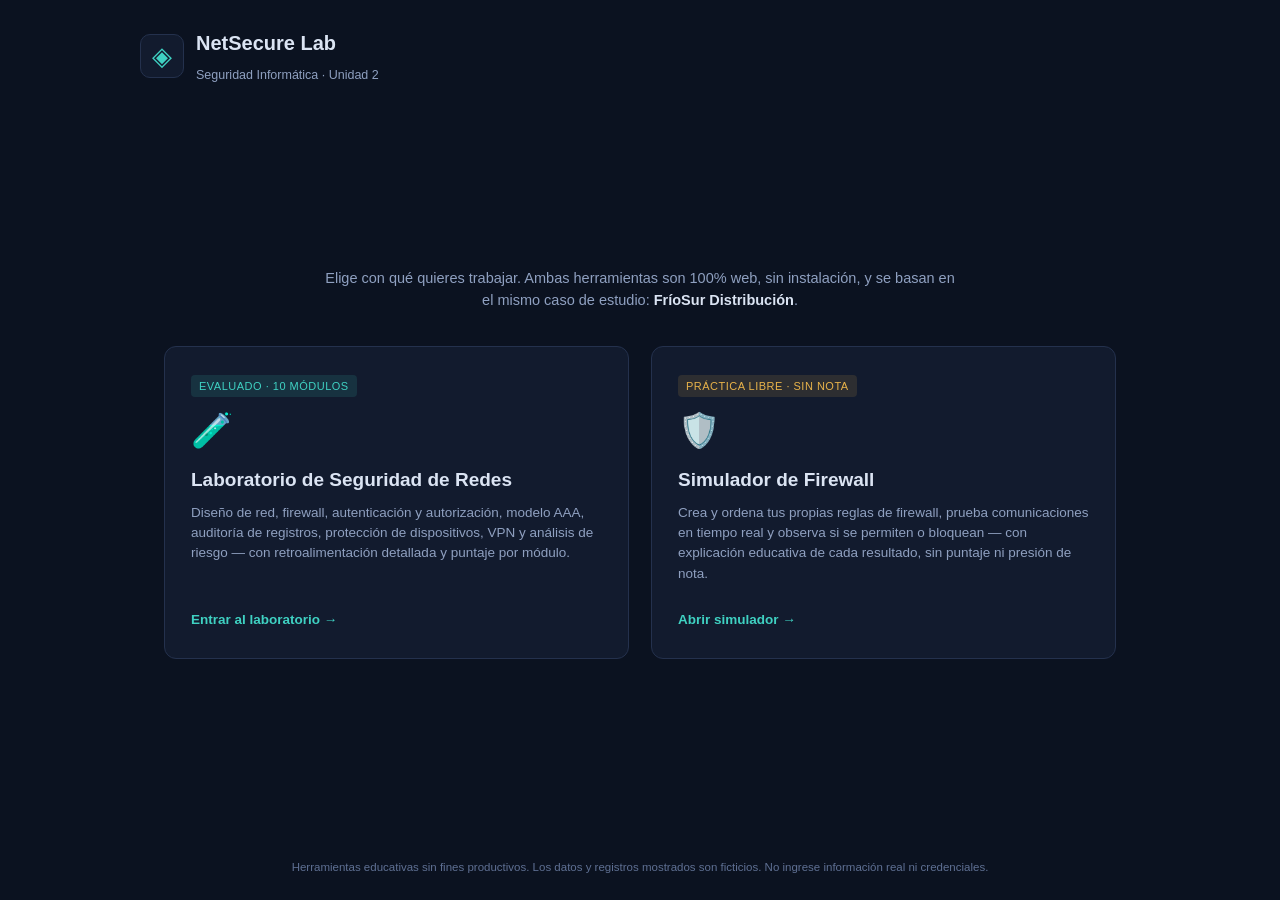
<file: index.html>
<!DOCTYPE html>
<html lang="es">
<head>
<meta charset="UTF-8">
<meta name="viewport" content="width=device-width, initial-scale=1.0">
<title>NetSecure Lab · Seguridad Informática</title>
<link rel="stylesheet" href="css/landing.css">
</head>
<body>

<header class="landing-header">
  <div class="brand">
    <span class="brand-mark">◈</span>
    <div class="brand-text">
      <h1>NetSecure Lab</h1>
      <p>Seguridad Informática · Unidad 2</p>
    </div>
  </div>
</header>

<main class="landing-main">
  <p class="landing-intro">
    Elige con qué quieres trabajar. Ambas herramientas son 100% web, sin instalación,
    y se basan en el mismo caso de estudio: <strong>FríoSur Distribución</strong>.
  </p>

  <div class="choice-grid">
    <a class="choice-card" href="lab/index.html">
      <span class="tag">Evaluado · 10 módulos</span>
      <span class="choice-icon">🧪</span>
      <h2>Laboratorio de Seguridad de Redes</h2>
      <p>
        Diseño de red, firewall, autenticación y autorización, modelo AAA, auditoría de
        registros, protección de dispositivos, VPN y análisis de riesgo — con
        retroalimentación detallada y puntaje por módulo.
      </p>
      <span class="choice-cta">Entrar al laboratorio →</span>
    </a>

    <a class="choice-card" href="firewall-sim/index.html">
      <span class="tag tag-alt">Práctica libre · sin nota</span>
      <span class="choice-icon">🛡️</span>
      <h2>Simulador de Firewall</h2>
      <p>
        Crea y ordena tus propias reglas de firewall, prueba comunicaciones en tiempo
        real y observa si se permiten o bloquean — con explicación educativa de cada
        resultado, sin puntaje ni presión de nota.
      </p>
      <span class="choice-cta">Abrir simulador →</span>
    </a>
  </div>
</main>

<footer class="landing-footer">
  <p>Herramientas educativas sin fines productivos. Los datos y registros mostrados son ficticios. No ingrese información real ni credenciales.</p>
</footer>

</body>
</html>
</file>
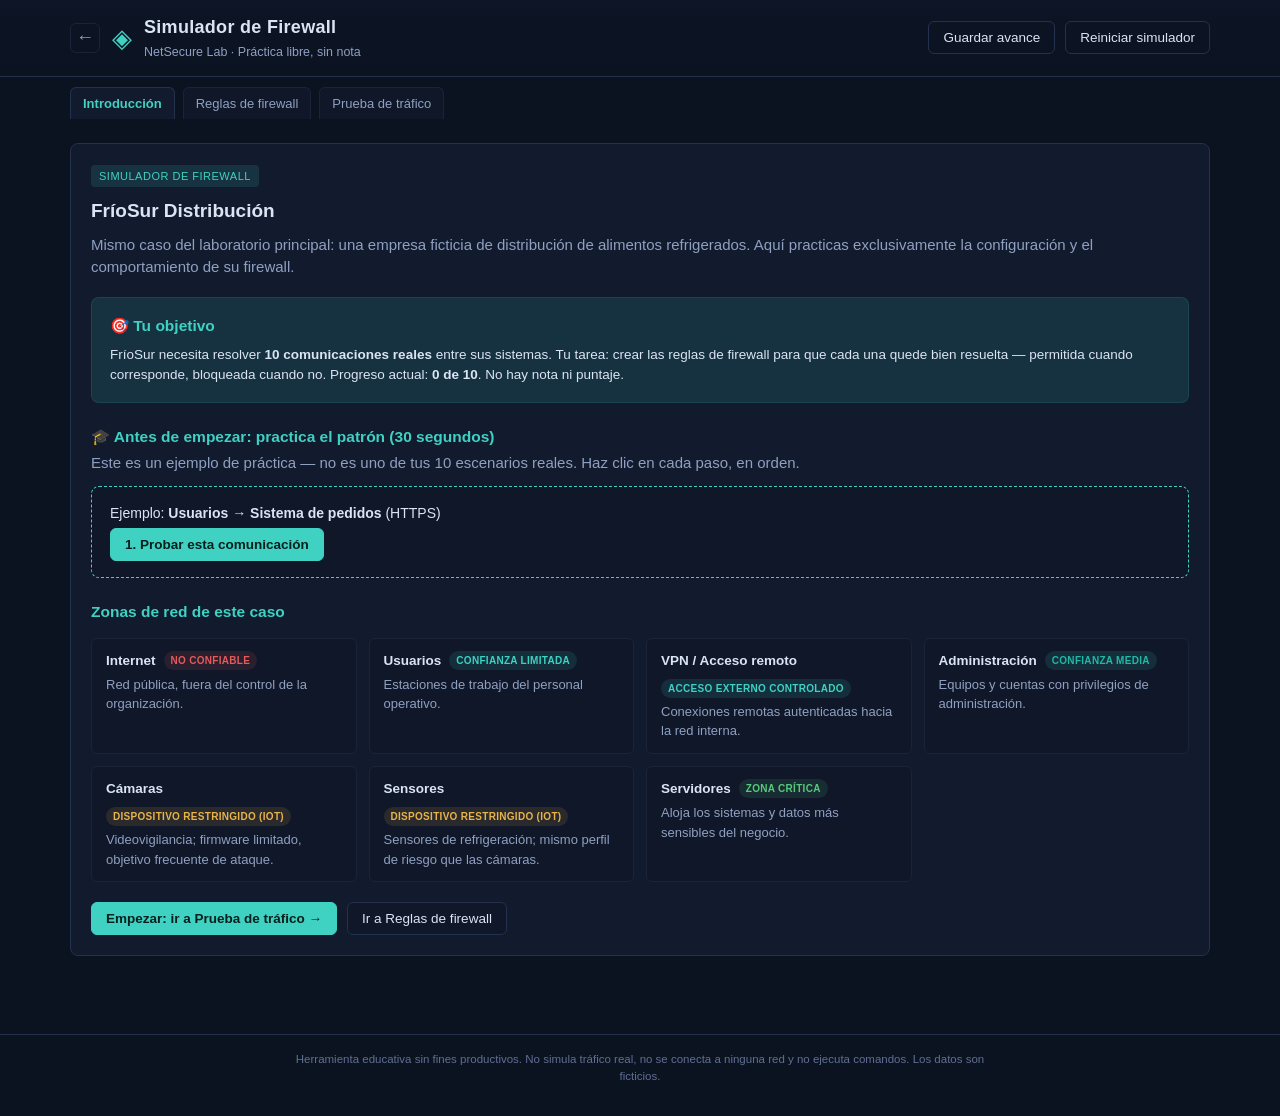
<file: firewall-sim/index.html>
<!DOCTYPE html>
<html lang="es">
<head>
<meta charset="UTF-8">
<meta name="viewport" content="width=device-width, initial-scale=1.0">
<title>Simulador de Firewall · NetSecure Lab</title>
<link rel="stylesheet" href="css/style.css">
</head>
<body>

<header class="app-header">
  <div class="header-inner">
    <div class="brand">
      <a href="../index.html" class="brand-back" title="Volver al inicio">←</a>
      <span class="brand-mark">◈</span>
      <div class="brand-text">
        <h1>Simulador de Firewall</h1>
        <p>NetSecure Lab · Práctica libre, sin nota</p>
      </div>
    </div>
    <div class="header-actions">
      <span id="progresoBadge" class="score-badge" hidden>Escenarios resueltos: <strong id="progresoValue">0</strong>/<span id="progresoMax">10</span></span>
      <button id="btnGuardar" class="btn btn-ghost">Guardar avance</button>
      <button id="btnReiniciar" class="btn btn-ghost">Reiniciar simulador</button>
    </div>
  </div>
</header>

<nav class="module-nav" id="moduleNav" aria-label="Navegación">
  <button class="nav-btn active" data-vista="introduccion">Introducción</button>
  <button class="nav-btn" data-vista="reglas">Reglas de firewall</button>
  <button class="nav-btn" data-vista="prueba">Prueba de tráfico</button>
</nav>

<main id="app" class="app-main">
  <p class="loading">Cargando simulador…</p>
</main>

<footer class="app-footer">
  <p>Herramienta educativa sin fines productivos. No simula tráfico real, no se conecta a ninguna red y no ejecuta comandos. Los datos son ficticios.</p>
</footer>

<div id="toast" class="toast" hidden></div>

<script src="js/motor.js"></script>
<script src="js/app.js"></script>
<script src="js/ui.js"></script>
</body>
</html>
</file>
<file: css/landing.css>
/* NetSecure Lab — landing page (selector entre Laboratorio y Simulador) */

:root {
  --bg: #0b1220;
  --bg-panel: #121b2e;
  --bg-panel-alt: #0f1729;
  --border: #24314d;
  --border-soft: #1a2439;
  --text: #dbe4f3;
  --text-muted: #8fa0c0;
  --text-faint: #5f7093;
  --accent: #3fd1c2;
  --accent-strong: #22b8a6;
  --accent-soft: rgba(63, 209, 194, 0.12);
  --font: "Segoe UI", Roboto, "Helvetica Neue", Arial, sans-serif;
}

* { box-sizing: border-box; }

html, body {
  margin: 0;
  padding: 0;
  background: var(--bg);
  color: var(--text);
  font-family: var(--font);
  font-size: 15px;
  line-height: 1.5;
  min-height: 100vh;
}

body {
  display: flex;
  flex-direction: column;
}

h1, h2 { font-weight: 600; margin: 0 0 8px; }
p { margin: 0 0 12px; }

.landing-header {
  padding: 28px 24px 10px;
}
.brand { display: flex; align-items: center; gap: 12px; max-width: 1000px; margin: 0 auto; }
.brand-mark {
  font-size: 26px; color: var(--accent); width: 44px; height: 44px;
  display: flex; align-items: center; justify-content: center;
  border: 1.5px solid var(--border); border-radius: 10px; background: var(--bg-panel);
}
.brand-text h1 { font-size: 20px; }
.brand-text p { margin: 0; font-size: 12.5px; color: var(--text-muted); }

.landing-main {
  flex: 1;
  max-width: 1000px;
  width: 100%;
  margin: 0 auto;
  padding: 30px 24px 40px;
  display: flex;
  flex-direction: column;
  justify-content: center;
}

.landing-intro {
  text-align: center;
  color: var(--text-muted);
  font-size: 14.5px;
  max-width: 640px;
  margin: 0 auto 34px;
}
.landing-intro strong { color: var(--text); }

.choice-grid {
  display: grid;
  grid-template-columns: repeat(auto-fit, minmax(320px, 1fr));
  gap: 22px;
}

.choice-card {
  display: flex;
  flex-direction: column;
  align-items: flex-start;
  text-decoration: none;
  color: var(--text);
  background: var(--bg-panel);
  border: 1.5px solid var(--border);
  border-radius: 12px;
  padding: 28px 26px;
  transition: transform .15s, border-color .15s, background .15s;
}
.choice-card:hover {
  border-color: var(--accent);
  background: var(--bg-panel-alt);
  transform: translateY(-3px);
}

.choice-icon { font-size: 34px; margin: 4px 0 10px; }

.choice-card h2 { font-size: 19px; }

.choice-card p { color: var(--text-muted); font-size: 13.5px; flex: 1; }

.choice-cta {
  margin-top: 14px;
  font-size: 13.5px;
  font-weight: 600;
  color: var(--accent);
}

.tag {
  display: inline-block;
  font-size: 11px;
  text-transform: uppercase;
  letter-spacing: 0.5px;
  padding: 3px 8px;
  border-radius: 4px;
  background: var(--accent-soft);
  color: var(--accent);
  margin-bottom: 4px;
}
.tag-alt {
  background: rgba(232, 179, 74, 0.12);
  color: #e8b34a;
}

.landing-footer {
  padding: 16px 24px 24px;
  text-align: center;
}
.landing-footer p {
  margin: 0;
  font-size: 11.5px;
  color: var(--text-faint);
  max-width: 700px;
  margin: 0 auto;
}

@media (max-width: 640px) {
  .choice-grid { grid-template-columns: 1fr; }
  .landing-main { padding-top: 10px; }
}
</file>
<file: firewall-sim/css/style.css>
/* NetSecure Lab — Simulador de Firewall — mismo estilo tipo SOC del laboratorio principal */

:root {
  --bg: #0b1220;
  --bg-panel: #121b2e;
  --bg-panel-alt: #0f1729;
  --border: #24314d;
  --border-soft: #1a2439;
  --text: #dbe4f3;
  --text-muted: #8fa0c0;
  --text-faint: #5f7093;
  --accent: #3fd1c2;
  --accent-strong: #22b8a6;
  --accent-soft: rgba(63, 209, 194, 0.12);
  --warn: #e8b34a;
  --warn-soft: rgba(232, 179, 74, 0.12);
  --danger: #e35b5b;
  --danger-soft: rgba(227, 91, 91, 0.12);
  --ok: #58c97a;
  --ok-soft: rgba(88, 201, 122, 0.12);
  --radius: 8px;
  --font: "Segoe UI", Roboto, "Helvetica Neue", Arial, sans-serif;
  --font-mono: "Consolas", "SFMono-Regular", Menlo, monospace;
}

* { box-sizing: border-box; }

html, body {
  margin: 0;
  padding: 0;
  background: var(--bg);
  color: var(--text);
  font-family: var(--font);
  font-size: 15px;
  line-height: 1.5;
}

h1, h2, h3, h4 { font-weight: 600; margin: 0 0 8px; }
p { margin: 0 0 12px; }

/* ---------- Header ---------- */
.app-header {
  position: sticky;
  top: 0;
  z-index: 20;
  background: linear-gradient(180deg, #0d1526 0%, #0b1220 100%);
  border-bottom: 1px solid var(--border);
}
.header-inner {
  max-width: 1180px;
  margin: 0 auto;
  padding: 14px 20px;
  display: flex;
  align-items: center;
  justify-content: space-between;
  gap: 16px;
  flex-wrap: wrap;
}
.brand { display: flex; align-items: center; gap: 12px; }
.brand-back {
  color: var(--text-muted);
  text-decoration: none;
  font-size: 18px;
  border: 1px solid var(--border-soft);
  border-radius: 6px;
  width: 30px; height: 30px;
  display: flex; align-items: center; justify-content: center;
}
.brand-back:hover { color: var(--accent); border-color: var(--accent); }
.brand-mark {
  font-size: 26px;
  color: var(--accent);
  line-height: 1;
}
.brand-text h1 { font-size: 18px; margin: 0; letter-spacing: 0.3px; }
.brand-text p { margin: 2px 0 0; font-size: 12.5px; color: var(--text-muted); }

.header-actions { display: flex; align-items: center; gap: 10px; flex-wrap: wrap; }

.score-badge {
  font-size: 13px;
  color: var(--text-muted);
  border: 1px solid var(--border);
  padding: 6px 12px;
  border-radius: 999px;
  background: var(--bg-panel);
}
.score-badge strong { color: var(--accent); }

.btn {
  font-family: var(--font);
  font-size: 13.5px;
  padding: 8px 14px;
  border-radius: 6px;
  border: 1px solid var(--border);
  background: var(--bg-panel);
  color: var(--text);
  cursor: pointer;
  transition: border-color .15s, background .15s;
}
.btn:hover { border-color: var(--accent); }
.btn-ghost { background: transparent; }
.btn-primary {
  background: var(--accent);
  border-color: var(--accent);
  color: #06201d;
  font-weight: 600;
}
.btn-primary:hover { background: var(--accent-strong); }
.btn-secondary { background: var(--bg-panel-alt); }
.btn-danger-outline {
  border-color: var(--danger);
  color: var(--danger);
  background: transparent;
}
.btn:disabled { opacity: .5; cursor: not-allowed; }

/* ---------- Nav ---------- */
.module-nav {
  max-width: 1180px;
  margin: 0 auto;
  padding: 10px 20px 0;
  display: flex;
  gap: 8px;
  flex-wrap: wrap;
}
.nav-btn {
  font-family: var(--font);
  font-size: 13px;
  padding: 8px 12px;
  border-radius: 6px 6px 0 0;
  border: 1px solid var(--border-soft);
  border-bottom: none;
  background: var(--bg-panel-alt);
  color: var(--text-muted);
  cursor: pointer;
}
.nav-btn:hover { color: var(--text); }
.nav-btn.active {
  background: var(--bg-panel);
  color: var(--accent);
  border-color: var(--border);
  font-weight: 600;
}

/* ---------- Main ---------- */
.app-main {
  max-width: 1180px;
  margin: 0 auto;
  padding: 24px 20px 60px;
}
.loading { color: var(--text-muted); padding: 40px 0; text-align: center; }

.panel {
  background: var(--bg-panel);
  border: 1px solid var(--border);
  border-radius: var(--radius);
  padding: 20px;
  margin-bottom: 18px;
}
.panel h2 { font-size: 19px; color: var(--text); }
.panel h3 { font-size: 15.5px; color: var(--accent); margin-top: 4px; }
.intro-text { color: var(--text-muted); }
.panel-empty {
  color: var(--text-faint);
  font-size: 13px;
  border: 1.5px dashed var(--border);
  border-radius: 8px;
  padding: 18px;
  text-align: center;
  margin-top: 12px;
}

.tag {
  display: inline-block;
  font-size: 11px;
  text-transform: uppercase;
  letter-spacing: 0.5px;
  padding: 3px 8px;
  border-radius: 4px;
  background: var(--accent-soft);
  color: var(--accent);
  margin-bottom: 10px;
}

.how-it-works { margin: 10px 0 0; padding-left: 22px; color: var(--text); font-size: 13.5px; }
.how-it-works li { margin-bottom: 8px; }

/* Objetivo (Introducción) */
.objetivo-box {
  margin-top: 18px;
  border: 1px solid var(--accent-soft);
  background: var(--accent-soft);
  border-radius: 8px;
  padding: 16px 18px;
}
.objetivo-box h3 { color: var(--accent); font-size: 15.5px; }
.objetivo-box p { color: var(--text); font-size: 13.5px; }

/* Tutorial interactivo (Introducción) */
.tutorial-box {
  margin-top: 12px;
  border: 1.5px dashed var(--accent);
  border-radius: 8px;
  padding: 16px 18px;
  background: var(--bg-panel-alt);
}
.tutorial-escenario { font-size: 14px; color: var(--text); margin: 0; }
.tutorial-regla-creada {
  margin-top: 10px;
  padding: 8px 12px;
  border-radius: 6px;
  background: var(--ok-soft);
  color: var(--ok);
  font-size: 13px;
}
.tutorial-regla-creada strong { color: var(--text); }
.tutorial-cierre {
  margin-top: 10px;
  padding: 10px 12px;
  border-radius: 6px;
  background: var(--accent-soft);
  color: var(--text);
  font-size: 13px;
}

/* Checklist de escenarios sugeridos (Prueba de tráfico) */
.checklist { display: flex; flex-direction: column; gap: 8px; margin-top: 14px; }
.escenario-item {
  display: flex;
  align-items: center;
  gap: 14px;
  border: 1px solid var(--border-soft);
  border-radius: 7px;
  padding: 10px 14px;
  background: var(--bg-panel-alt);
  flex-wrap: wrap;
}
.escenario-texto { flex: 1; min-width: 200px; font-size: 13.5px; color: var(--text); }
.escenario-servicio { color: var(--text-muted); font-weight: 400; font-size: 12.5px; }
.escenario-contexto { color: var(--text-faint); font-size: 12px; margin-top: 2px; }

/* Case brief (zonas) */
.case-brief {
  display: grid;
  grid-template-columns: repeat(auto-fit, minmax(220px, 1fr));
  gap: 12px;
  margin-top: 14px;
}
.case-card {
  border: 1px solid var(--border-soft);
  border-radius: 6px;
  padding: 12px 14px;
  background: var(--bg-panel-alt);
}
.case-card h4 { margin: 0 0 4px; font-size: 13.5px; color: var(--text); display: flex; align-items: center; gap: 8px; flex-wrap: wrap; }
.case-card p { margin: 0; font-size: 13px; color: var(--text-muted); }

.trust-badge {
  font-size: 10px;
  text-transform: uppercase;
  letter-spacing: 0.3px;
  padding: 2px 7px;
  border-radius: 999px;
  font-weight: 700;
}
.trust-0 { background: var(--danger-soft); color: var(--danger); }
.trust-1 { background: var(--warn-soft); color: var(--warn); }
.trust-2 { background: rgba(63, 209, 194, 0.12); color: var(--accent); }
.trust-3 { background: rgba(63, 209, 194, 0.12); color: var(--accent-strong); }
.trust-4 { background: var(--ok-soft); color: var(--ok); }

/* ---------- Tables ---------- */
.table-wrap { overflow-x: auto; }
table.data-table {
  width: 100%;
  border-collapse: collapse;
  font-size: 13px;
  margin-top: 10px;
}
table.data-table th, table.data-table td {
  border: 1px solid var(--border-soft);
  padding: 8px 10px;
  text-align: left;
  vertical-align: top;
}
table.data-table th {
  background: var(--bg-panel-alt);
  color: var(--text-muted);
  font-weight: 600;
  font-size: 12px;
  text-transform: uppercase;
  letter-spacing: 0.3px;
}
table.data-table tr:nth-child(even) td { background: rgba(255,255,255,0.015); }
table.data-table td.center { text-align: center; }

.badge-resultado {
  font-size: 11px;
  font-weight: 700;
  text-transform: uppercase;
  padding: 2px 8px;
  border-radius: 4px;
}
.badge-resultado.ok { background: var(--ok-soft); color: var(--ok); }
.badge-resultado.warn { background: var(--warn-soft); color: var(--warn); }
.badge-resultado.bad { background: var(--danger-soft); color: var(--danger); }
.badge-resultado.pendiente { background: var(--border-soft); color: var(--text-faint); }

/* ---------- Forms ---------- */
label.field-label { font-size: 13px; color: var(--text-muted); font-weight: 600; display: block; margin-top: 14px; margin-bottom: 4px; }

.decision-group { display: flex; flex-direction: column; gap: 4px; }
.decision-group label { font-size: 12.5px; display: flex; align-items: center; gap: 6px; cursor: pointer; }
.decision-row { flex-direction: row; gap: 18px; flex-wrap: wrap; }

/* ---------- Regla card ---------- */
.regla-card {
  border: 1px solid var(--border);
  border-radius: 8px;
  background: var(--bg-panel-alt);
  padding: 14px 16px;
  margin-bottom: 14px;
}
.regla-card.regla-deshabilitada { opacity: 0.55; }

.regla-top {
  display: flex;
  align-items: center;
  gap: 10px;
  flex-wrap: wrap;
  margin-bottom: 10px;
}
.regla-num {
  font-family: var(--font-mono);
  font-size: 12.5px;
  color: var(--text-faint);
  min-width: 28px;
}
.regla-nombre {
  flex: 1;
  min-width: 160px;
  font-family: var(--font);
  font-size: 14px;
  font-weight: 600;
  background: transparent;
  color: var(--text);
  border: none;
  border-bottom: 1px dashed var(--border);
  padding: 4px 2px;
}
.regla-nombre:focus { outline: none; border-color: var(--accent); }
.regla-toggle { font-size: 12px; color: var(--text-muted); display: flex; align-items: center; gap: 5px; white-space: nowrap; }
.regla-mover { display: flex; gap: 4px; margin-left: auto; }
.btn-icon {
  width: 28px; height: 28px;
  border: 1px solid var(--border-soft);
  background: var(--bg-panel);
  color: var(--text-muted);
  border-radius: 5px;
  cursor: pointer;
  font-size: 12px;
}
.btn-icon:hover { color: var(--text); border-color: var(--accent); }
.btn-icon:disabled { opacity: 0.35; cursor: not-allowed; }
.btn-icon-danger:hover { color: var(--danger); border-color: var(--danger); }

.regla-grid {
  display: grid;
  grid-template-columns: repeat(auto-fit, minmax(160px, 1fr));
  gap: 10px 14px;
}
.campo label { display: block; font-size: 11px; color: var(--text-faint); text-transform: uppercase; letter-spacing: 0.3px; margin-bottom: 3px; }
.campo select, .campo input[type=text], .campo textarea {
  width: 100%;
  font-family: var(--font);
  font-size: 13px;
  background: var(--bg-panel);
  color: var(--text);
  border: 1px solid var(--border-soft);
  border-radius: 5px;
  padding: 7px 9px;
}
.campo textarea { min-height: 50px; resize: vertical; }
.campo input[readonly] { color: var(--text-muted); background: var(--bg-panel-alt); }

.servicios-rapidos { display: flex; flex-wrap: wrap; gap: 6px; margin-top: 10px; }
.chip {
  font-family: var(--font);
  font-size: 11.5px;
  padding: 5px 10px;
  border-radius: 999px;
  border: 1px solid var(--border-soft);
  background: var(--bg-panel);
  color: var(--text-muted);
  cursor: pointer;
}
.chip:hover { color: var(--accent); border-color: var(--accent); }
.chip-sugerencia { color: var(--accent); border-color: var(--accent-soft); background: var(--accent-soft); }

.avisos-box { margin-top: 12px; display: flex; flex-direction: column; gap: 6px; }
.aviso { font-size: 12px; padding: 6px 10px; border-radius: 5px; }
.aviso-insegura { background: var(--danger-soft); color: var(--danger); }
.aviso-advertencia { background: var(--warn-soft); color: var(--warn); }
.aviso-sugerencia { background: var(--accent-soft); color: var(--accent); }

/* ---------- Resultado de prueba ---------- */
.feedback-box {
  margin-top: 18px;
  border-radius: 8px;
  border: 1px solid var(--border);
  background: var(--bg-panel-alt);
  padding: 16px 18px;
}
.comunicacion-probada {
  font-size: 12.5px;
  color: var(--text-faint);
  margin-bottom: 10px;
}
.comunicacion-probada strong { color: var(--text-muted); }
.crear-regla-hint { font-size: 11.5px; color: var(--text-faint); margin: 6px 0 0; }
.resultado-badge {
  display: inline-block;
  font-size: 15px;
  font-weight: 800;
  letter-spacing: 0.5px;
  padding: 6px 16px;
  border-radius: 6px;
  margin-bottom: 10px;
}
.resultado-ok { background: var(--ok-soft); color: var(--ok); }
.resultado-warn { background: var(--warn-soft); color: var(--warn); }
.resultado-bad { background: var(--danger-soft); color: var(--danger); }

.feedback-dl dt { font-size: 11px; color: var(--text-faint); text-transform: uppercase; letter-spacing: 0.3px; margin-top: 10px; }
.feedback-dl dd { margin: 3px 0 0; font-size: 13.5px; color: var(--text); }
.feedback-dl dd.dd-riesgo { color: var(--warn); }
.feedback-dl dd.dd-info { color: var(--text-muted); font-style: italic; }

/* ---------- Buttons row ---------- */
.module-actions { display: flex; gap: 10px; margin-top: 20px; flex-wrap: wrap; }

/* ---------- Toast ---------- */
.toast {
  position: fixed;
  bottom: 22px;
  left: 50%;
  transform: translateX(-50%);
  background: var(--bg-panel);
  border: 1px solid var(--accent);
  color: var(--text);
  padding: 10px 18px;
  border-radius: 6px;
  font-size: 13.5px;
  z-index: 100;
  box-shadow: 0 6px 20px rgba(0,0,0,.4);
  max-width: 90vw;
}

/* ---------- Footer ---------- */
.app-footer { border-top: 1px solid var(--border); padding: 16px 20px 30px; text-align: center; }
.app-footer p { color: var(--text-faint); font-size: 11.5px; max-width: 700px; margin: 0 auto; }

/* ---------- Responsive ---------- */
@media (max-width: 720px) {
  .header-inner { flex-direction: column; align-items: flex-start; }
  .module-nav { overflow-x: auto; flex-wrap: nowrap; padding-bottom: 4px; }
  .nav-btn { flex: 0 0 auto; }
  table.data-table { font-size: 12px; }
  .regla-mover { margin-left: 0; }
}
</file>
